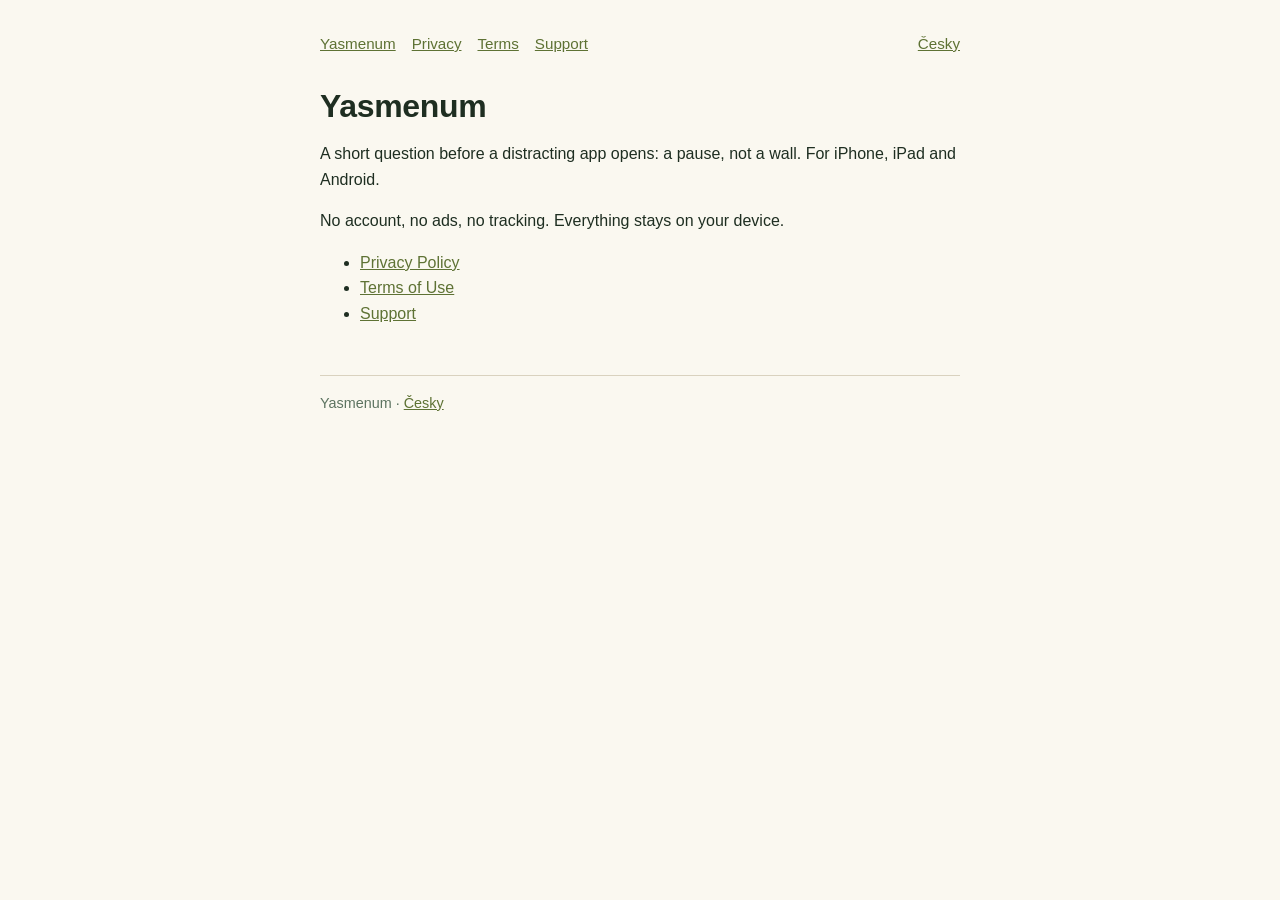
<file: index.html>
<!doctype html>
<html lang="en">
<head>
<meta charset="utf-8">
<meta name="viewport" content="width=device-width, initial-scale=1">
<title>Yasmenum</title>
<meta name="description" content="A short question before distracting apps. Private by design.">
<link rel="stylesheet" href="style.css">
<link rel="alternate" hreflang="cs" href="cs/index.html">
</head>
<body>
<main>
<header><nav>
  <a href="./">Yasmenum</a><a href="privacy.html">Privacy</a><a href="terms.html">Terms</a><a href="support.html">Support</a>
  <a class="lang" href="cs/index.html" hreflang="cs">Česky</a>
</nav></header>

<h1>Yasmenum</h1>
<p>A short question before a distracting app opens: a pause, not a wall. For iPhone, iPad and Android.</p>
<p>No account, no ads, no tracking. Everything stays on your device.</p>
<ul>
  <li><a href="privacy.html">Privacy Policy</a></li>
  <li><a href="terms.html">Terms of Use</a></li>
  <li><a href="support.html">Support</a></li>
</ul>

<footer>Yasmenum · <a href="cs/" hreflang="cs">Česky</a></footer>
</main>
</body>
</html>
</file>
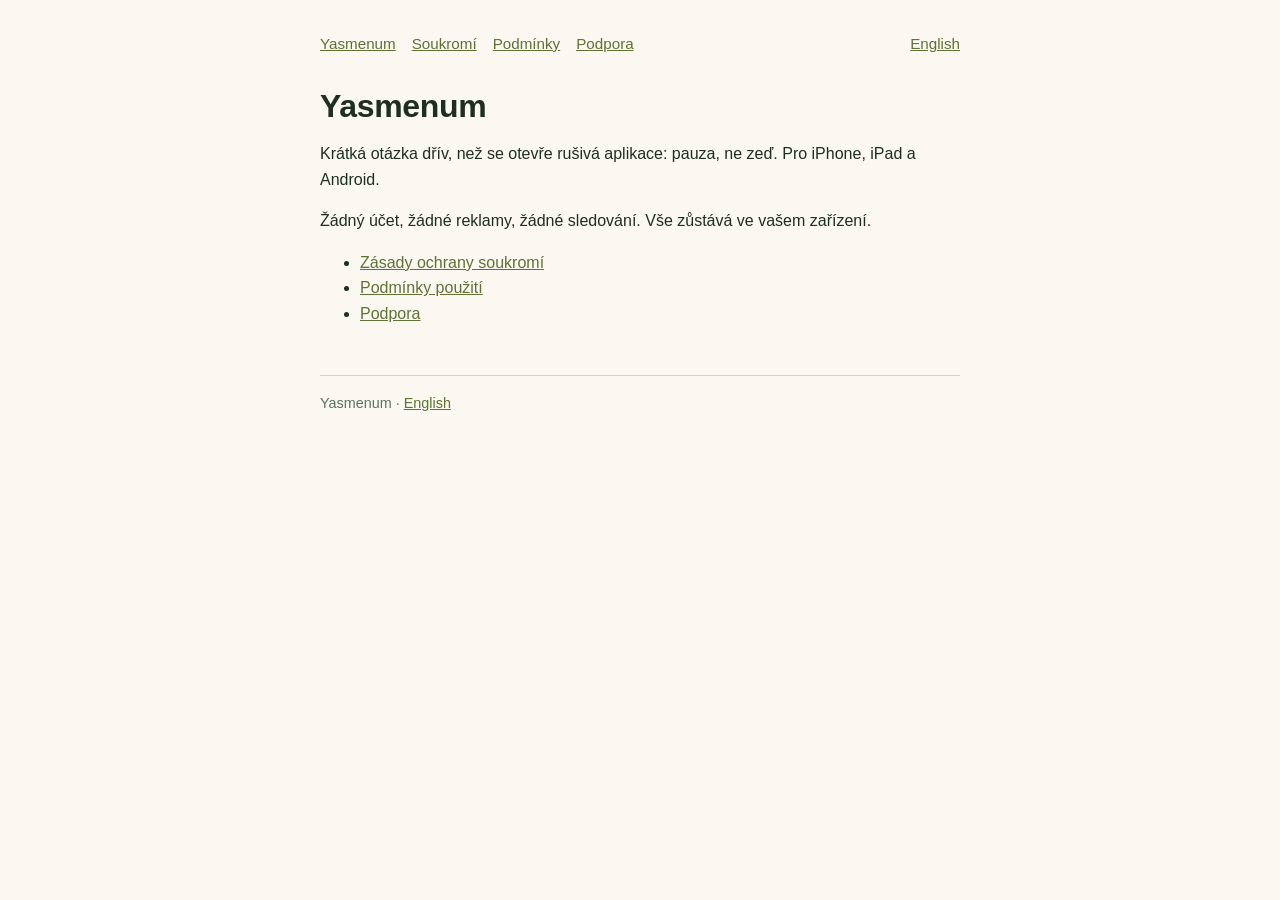
<file: cs/index.html>
<!doctype html>
<html lang="cs">
<head>
<meta charset="utf-8">
<meta name="viewport" content="width=device-width, initial-scale=1">
<title>Yasmenum</title>
<meta name="description" content="Krátká otázka před rušivými aplikacemi. Soukromí v základu.">
<link rel="stylesheet" href="../style.css">
<link rel="alternate" hreflang="en" href="../index.html">
</head>
<body>
<main>
<header><nav>
  <a href="./">Yasmenum</a><a href="privacy.html">Soukromí</a><a href="terms.html">Podmínky</a><a href="support.html">Podpora</a>
  <a class="lang" href="../index.html" hreflang="en">English</a>
</nav></header>

<h1>Yasmenum</h1>
<p>Krátká otázka dřív, než se otevře rušivá aplikace: pauza, ne zeď. Pro iPhone, iPad a Android.</p>
<p>Žádný účet, žádné reklamy, žádné sledování. Vše zůstává ve vašem zařízení.</p>
<ul>
  <li><a href="privacy.html">Zásady ochrany soukromí</a></li>
  <li><a href="terms.html">Podmínky použití</a></li>
  <li><a href="support.html">Podpora</a></li>
</ul>

<footer>Yasmenum · <a href="../" hreflang="en">English</a></footer>
</main>
</body>
</html>
</file>
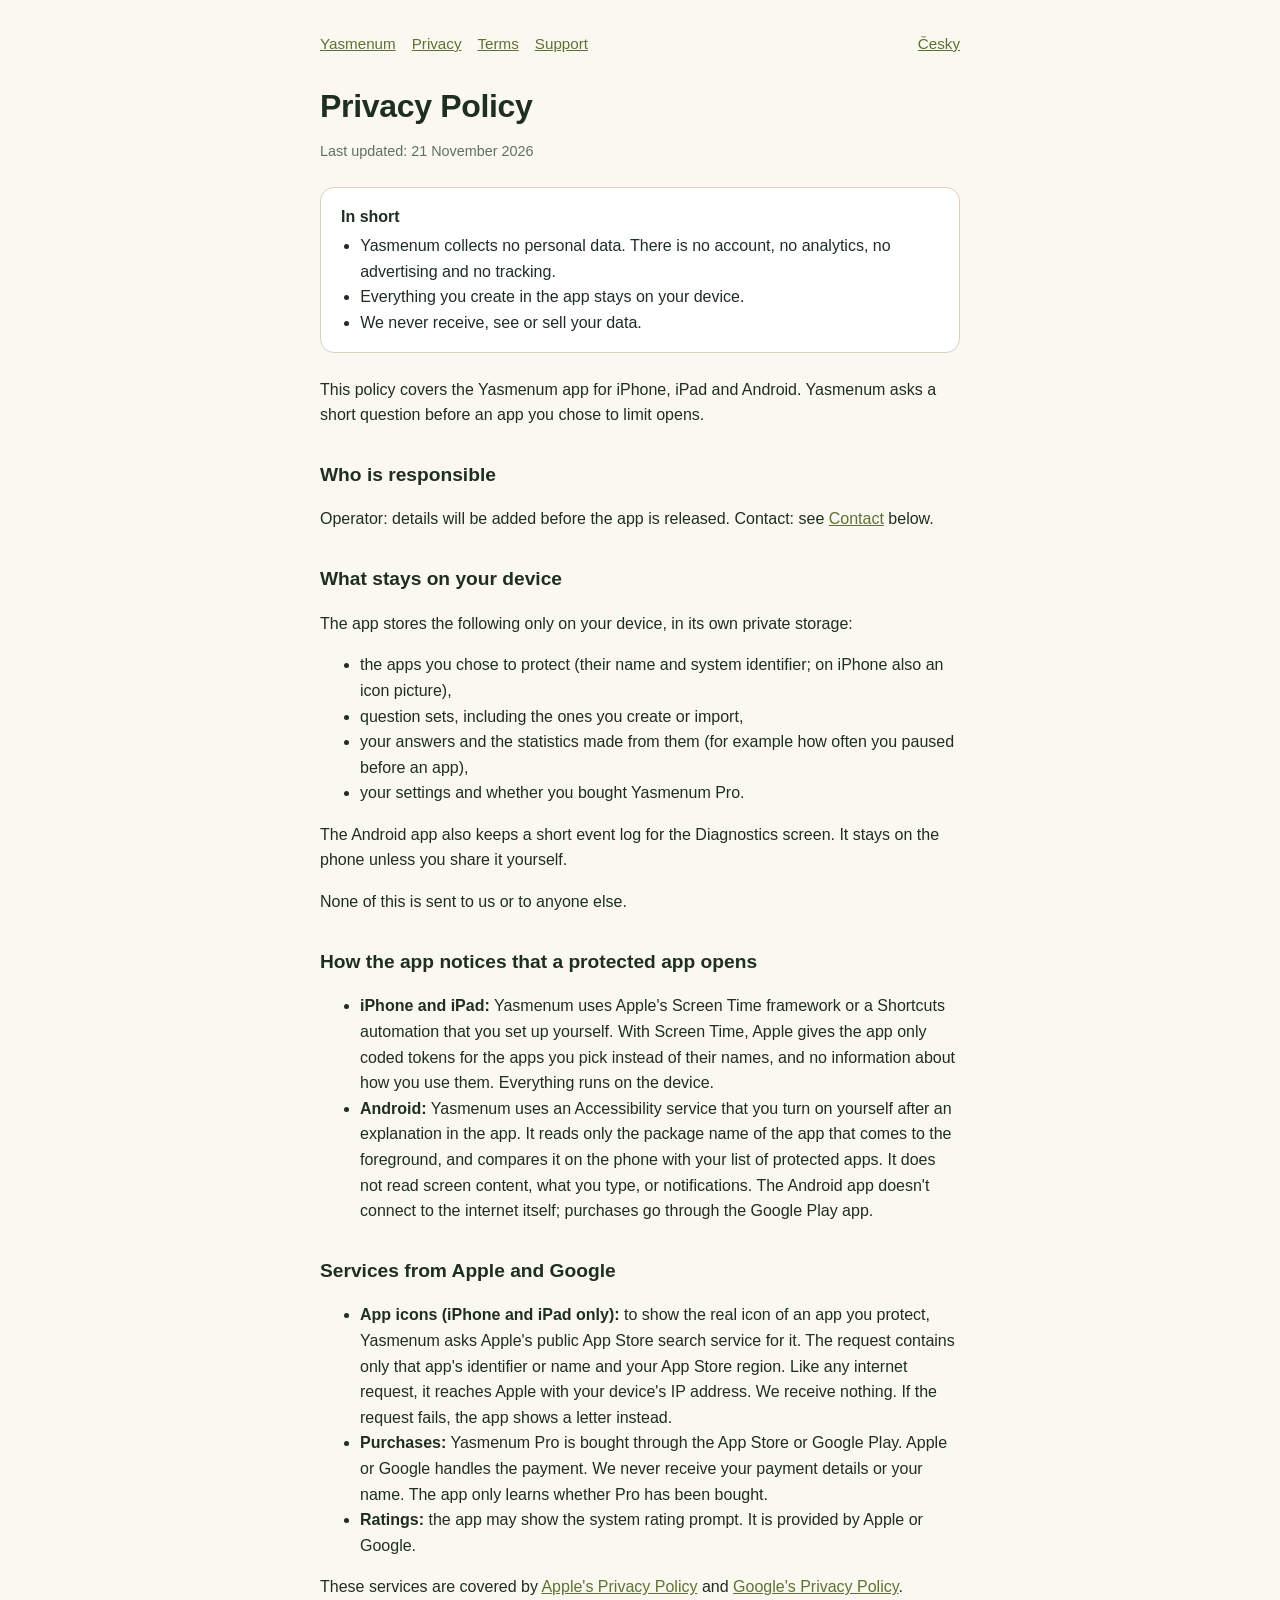
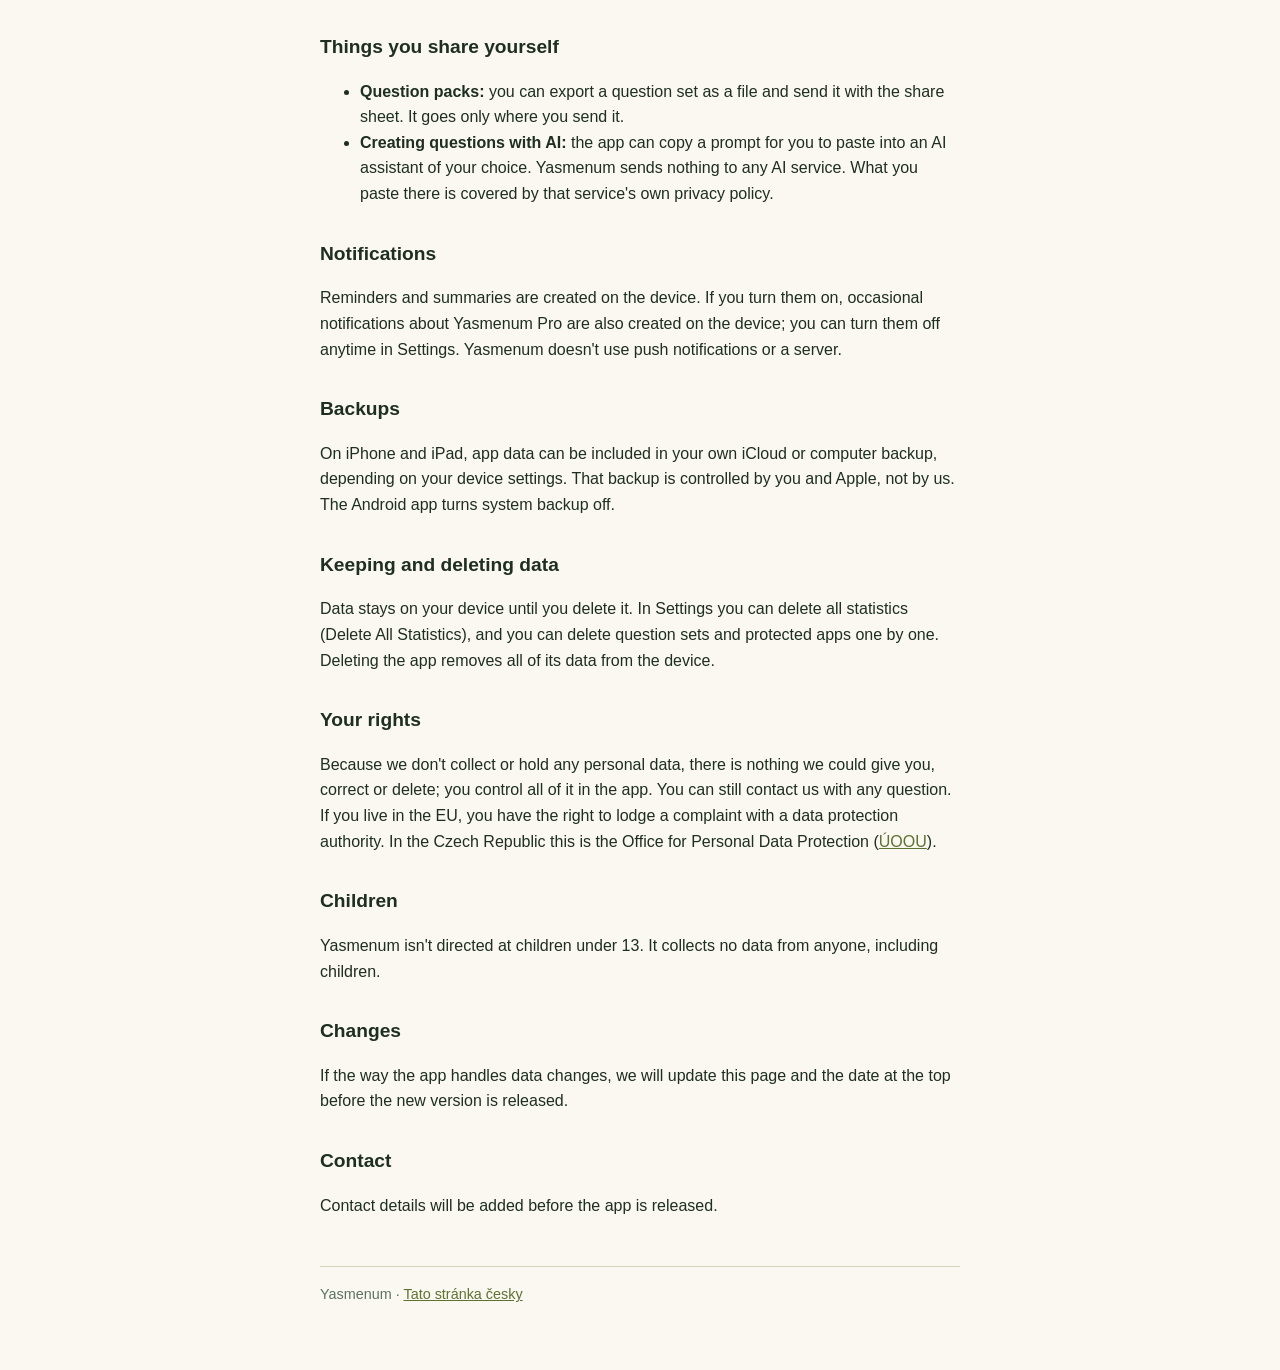
<file: privacy.html>
<!doctype html>
<html lang="en">
<head>
<meta charset="utf-8">
<meta name="viewport" content="width=device-width, initial-scale=1">
<title>Yasmenum Privacy Policy</title>
<meta name="description" content="Yasmenum collects no personal data. Everything stays on your device.">
<link rel="stylesheet" href="style.css">
<link rel="alternate" hreflang="cs" href="cs/privacy.html">
</head>
<body>
<main>
<header><nav>
  <a href="./">Yasmenum</a><a href="privacy.html">Privacy</a><a href="terms.html">Terms</a><a href="support.html">Support</a>
  <a class="lang" href="cs/privacy.html" hreflang="cs">Česky</a>
</nav></header>

<h1>Privacy Policy</h1>
<p class="updated">Last updated: 21 November 2026</p>

<div class="summary">
  <strong>In short</strong>
  <ul>
    <li>Yasmenum collects no personal data. There is no account, no analytics, no advertising and no tracking.</li>
    <li>Everything you create in the app stays on your device.</li>
    <li>We never receive, see or sell your data.</li>
  </ul>
</div>

<p>This policy covers the Yasmenum app for iPhone, iPad and Android. Yasmenum asks a short question before an app you chose to limit opens.</p>

<h2>Who is responsible</h2>
<p><!-- TODO(s.r.o.): name, registered office, IČO, registry entry -->Operator: details will be added before the app is released. Contact: see <a href="#contact">Contact</a> below.</p>

<h2>What stays on your device</h2>
<p>The app stores the following only on your device, in its own private storage:</p>
<ul>
  <li>the apps you chose to protect (their name and system identifier; on iPhone also an icon picture),</li>
  <li>question sets, including the ones you create or import,</li>
  <li>your answers and the statistics made from them (for example how often you paused before an app),</li>
  <li>your settings and whether you bought Yasmenum Pro.</li>
</ul>
<p>The Android app also keeps a short event log for the Diagnostics screen. It stays on the phone unless you share it yourself.</p>
<p>None of this is sent to us or to anyone else.</p>

<h2>How the app notices that a protected app opens</h2>
<ul>
  <li><strong>iPhone and iPad:</strong> Yasmenum uses Apple's Screen Time framework or a Shortcuts automation that you set up yourself. With Screen Time, Apple gives the app only coded tokens for the apps you pick instead of their names, and no information about how you use them. Everything runs on the device.</li>
  <li><strong>Android:</strong> Yasmenum uses an Accessibility service that you turn on yourself after an explanation in the app. It reads only the package name of the app that comes to the foreground, and compares it on the phone with your list of protected apps. It does not read screen content, what you type, or notifications. The Android app doesn't connect to the internet itself; purchases go through the Google Play app.</li>
</ul>

<h2>Services from Apple and Google</h2>
<ul>
  <li><strong>App icons (iPhone and iPad only):</strong> to show the real icon of an app you protect, Yasmenum asks Apple's public App Store search service for it. The request contains only that app's identifier or name and your App Store region. Like any internet request, it reaches Apple with your device's IP address. We receive nothing. If the request fails, the app shows a letter instead.</li>
  <li><strong>Purchases:</strong> Yasmenum Pro is bought through the App Store or Google Play. Apple or Google handles the payment. We never receive your payment details or your name. The app only learns whether Pro has been bought.</li>
  <li><strong>Ratings:</strong> the app may show the system rating prompt. It is provided by Apple or Google.</li>
</ul>
<p>These services are covered by <a href="https://www.apple.com/legal/privacy/">Apple's Privacy Policy</a> and <a href="https://policies.google.com/privacy">Google's Privacy Policy</a>.</p>

<h2>Things you share yourself</h2>
<ul>
  <li><strong>Question packs:</strong> you can export a question set as a file and send it with the share sheet. It goes only where you send it.</li>
  <li><strong>Creating questions with AI:</strong> the app can copy a prompt for you to paste into an AI assistant of your choice. Yasmenum sends nothing to any AI service. What you paste there is covered by that service's own privacy policy.</li>
</ul>

<h2>Notifications</h2>
<p>Reminders and summaries are created on the device. If you turn them on, occasional notifications about Yasmenum Pro are also created on the device; you can turn them off anytime in Settings. Yasmenum doesn't use push notifications or a server.</p>

<h2>Backups</h2>
<p>On iPhone and iPad, app data can be included in your own iCloud or computer backup, depending on your device settings. That backup is controlled by you and Apple, not by us. The Android app turns system backup off.</p>

<h2>Keeping and deleting data</h2>
<p>Data stays on your device until you delete it. In Settings you can delete all statistics (Delete All Statistics), and you can delete question sets and protected apps one by one. Deleting the app removes all of its data from the device.</p>

<h2>Your rights</h2>
<p>Because we don't collect or hold any personal data, there is nothing we could give you, correct or delete; you control all of it in the app. You can still contact us with any question. If you live in the EU, you have the right to lodge a complaint with a data protection authority. In the Czech Republic this is the Office for Personal Data Protection (<a href="https://uoou.gov.cz/en">ÚOOU</a>).</p>

<h2>Children</h2>
<p>Yasmenum isn't directed at children under 13. It collects no data from anyone, including children.</p>

<h2>Changes</h2>
<p>If the way the app handles data changes, we will update this page and the date at the top before the new version is released.</p>

<h2 id="contact">Contact</h2>
<p><!-- TODO(s.r.o.): support e-mail -->Contact details will be added before the app is released.</p>

<footer>Yasmenum · <a href="cs/privacy.html" hreflang="cs">Tato stránka česky</a></footer>
</main>
</body>
</html>
</file>
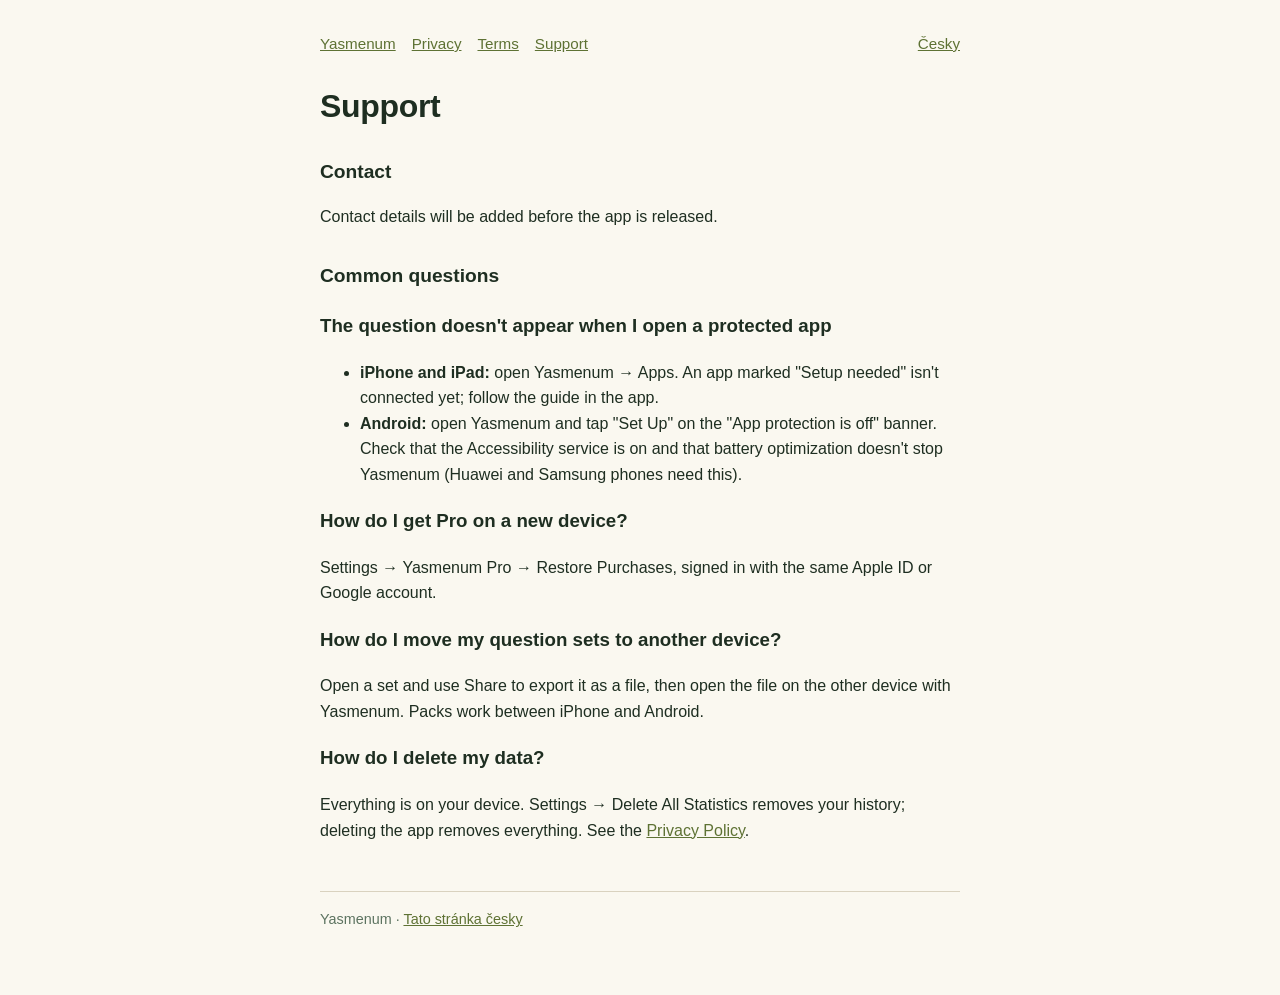
<file: support.html>
<!doctype html>
<html lang="en">
<head>
<meta charset="utf-8">
<meta name="viewport" content="width=device-width, initial-scale=1">
<title>Yasmenum Support</title>
<meta name="description" content="Help and contact for the Yasmenum app.">
<link rel="stylesheet" href="style.css">
<link rel="alternate" hreflang="cs" href="cs/support.html">
</head>
<body>
<main>
<header><nav>
  <a href="./">Yasmenum</a><a href="privacy.html">Privacy</a><a href="terms.html">Terms</a><a href="support.html">Support</a>
  <a class="lang" href="cs/support.html" hreflang="cs">Česky</a>
</nav></header>

<h1>Support</h1>

<h2>Contact</h2>
<p><!-- TODO(s.r.o.): support e-mail -->Contact details will be added before the app is released.</p>

<h2>Common questions</h2>
<h3>The question doesn't appear when I open a protected app</h3>
<ul>
  <li><strong>iPhone and iPad:</strong> open Yasmenum → Apps. An app marked "Setup needed" isn't connected yet; follow the guide in the app.</li>
  <li><strong>Android:</strong> open Yasmenum and tap "Set Up" on the "App protection is off" banner. Check that the Accessibility service is on and that battery optimization doesn't stop Yasmenum (Huawei and Samsung phones need this).</li>
</ul>
<h3>How do I get Pro on a new device?</h3>
<p>Settings → Yasmenum Pro → Restore Purchases, signed in with the same Apple ID or Google account.</p>
<h3>How do I move my question sets to another device?</h3>
<p>Open a set and use Share to export it as a file, then open the file on the other device with Yasmenum. Packs work between iPhone and Android.</p>
<h3>How do I delete my data?</h3>
<p>Everything is on your device. Settings → Delete All Statistics removes your history; deleting the app removes everything. See the <a href="privacy.html">Privacy Policy</a>.</p>

<footer>Yasmenum · <a href="cs/support.html" hreflang="cs">Tato stránka česky</a></footer>
</main>
</body>
</html>
</file>
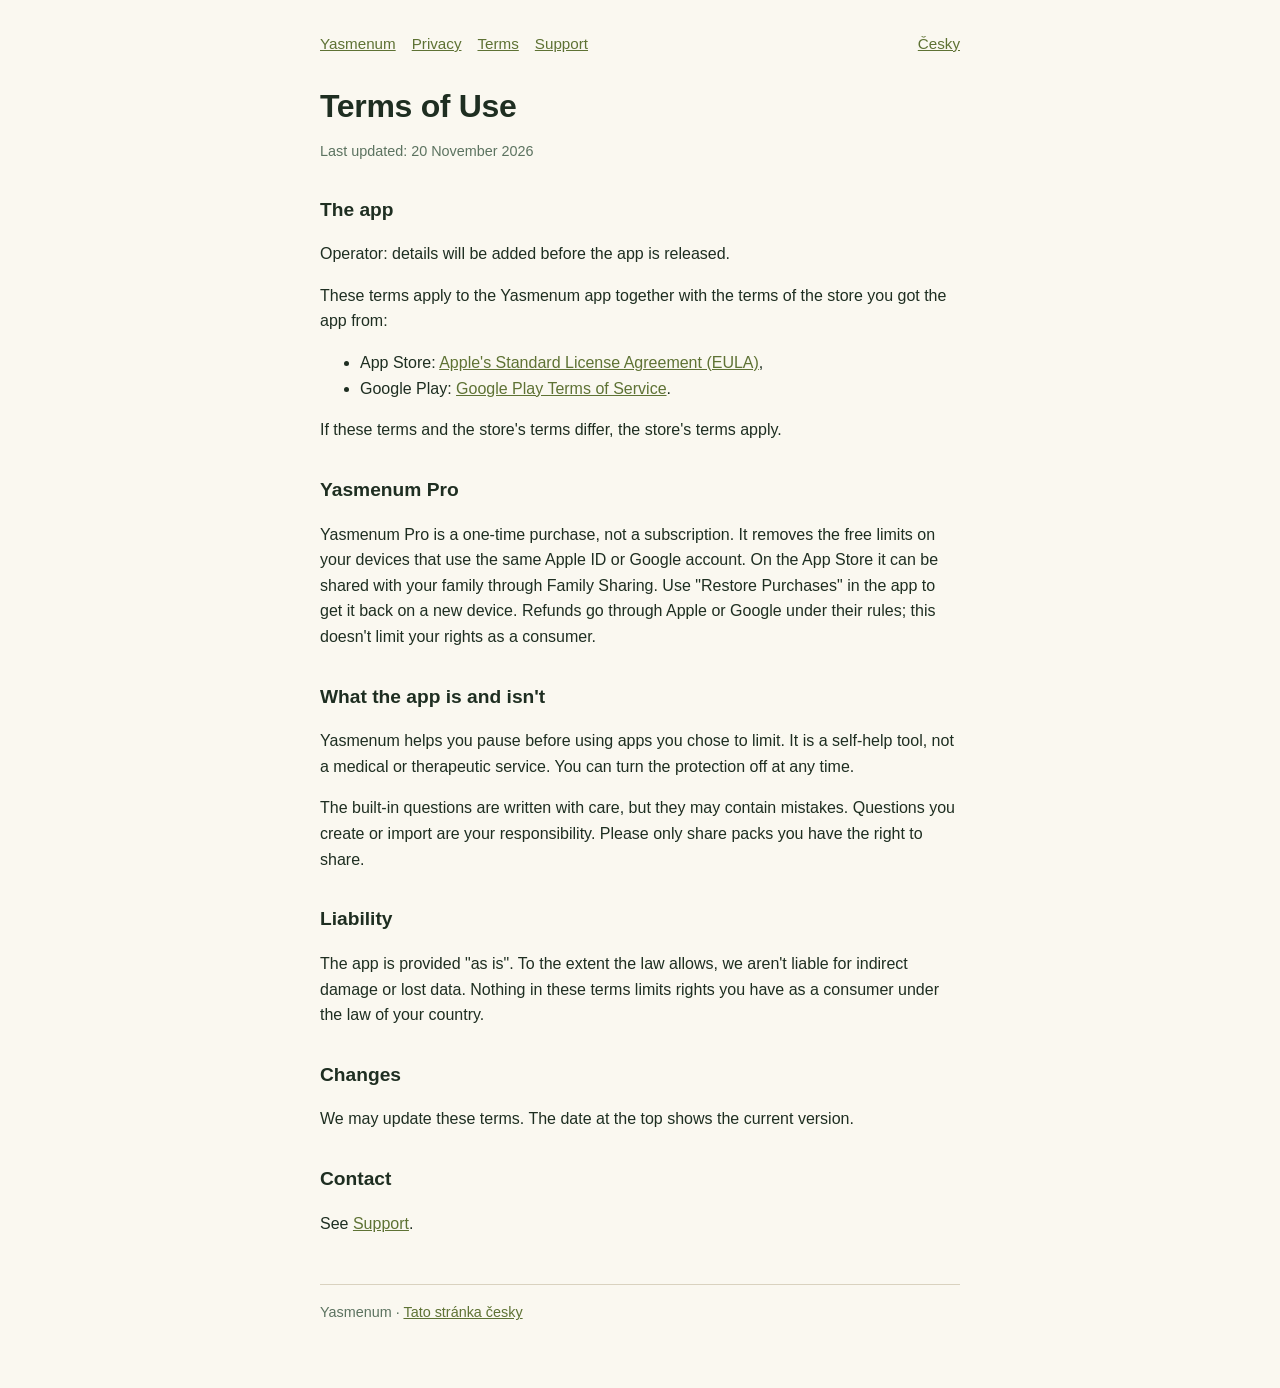
<file: terms.html>
<!doctype html>
<html lang="en">
<head>
<meta charset="utf-8">
<meta name="viewport" content="width=device-width, initial-scale=1">
<title>Yasmenum Terms of Use</title>
<meta name="description" content="Terms of use for the Yasmenum app.">
<link rel="stylesheet" href="style.css">
<link rel="alternate" hreflang="cs" href="cs/terms.html">
</head>
<body>
<main>
<header><nav>
  <a href="./">Yasmenum</a><a href="privacy.html">Privacy</a><a href="terms.html">Terms</a><a href="support.html">Support</a>
  <a class="lang" href="cs/terms.html" hreflang="cs">Česky</a>
</nav></header>

<h1>Terms of Use</h1>
<p class="updated">Last updated: 20 November 2026</p>

<h2>The app</h2>
<p><!-- TODO(s.r.o.): name, registered office, IČO, registry entry -->Operator: details will be added before the app is released.</p>
<p>These terms apply to the Yasmenum app together with the terms of the store you got the app from:</p>
<ul>
  <li>App Store: <a href="https://www.apple.com/legal/internet-services/itunes/dev/stdeula/">Apple's Standard License Agreement (EULA)</a>,</li>
  <li>Google Play: <a href="https://play.google.com/about/play-terms/">Google Play Terms of Service</a>.</li>
</ul>
<p>If these terms and the store's terms differ, the store's terms apply.</p>

<h2>Yasmenum Pro</h2>
<p>Yasmenum Pro is a one-time purchase, not a subscription. It removes the free limits on your devices that use the same Apple ID or Google account. On the App Store it can be shared with your family through Family Sharing. Use "Restore Purchases" in the app to get it back on a new device. Refunds go through Apple or Google under their rules; this doesn't limit your rights as a consumer.</p>

<h2>What the app is and isn't</h2>
<p>Yasmenum helps you pause before using apps you chose to limit. It is a self-help tool, not a medical or therapeutic service. You can turn the protection off at any time.</p>
<p>The built-in questions are written with care, but they may contain mistakes. Questions you create or import are your responsibility. Please only share packs you have the right to share.</p>

<h2>Liability</h2>
<p>The app is provided "as is". To the extent the law allows, we aren't liable for indirect damage or lost data. Nothing in these terms limits rights you have as a consumer under the law of your country.</p>

<h2>Changes</h2>
<p>We may update these terms. The date at the top shows the current version.</p>

<h2>Contact</h2>
<p>See <a href="support.html">Support</a>.</p>

<footer>Yasmenum · <a href="cs/terms.html" hreflang="cs">Tato stránka česky</a></footer>
</main>
</body>
</html>
</file>
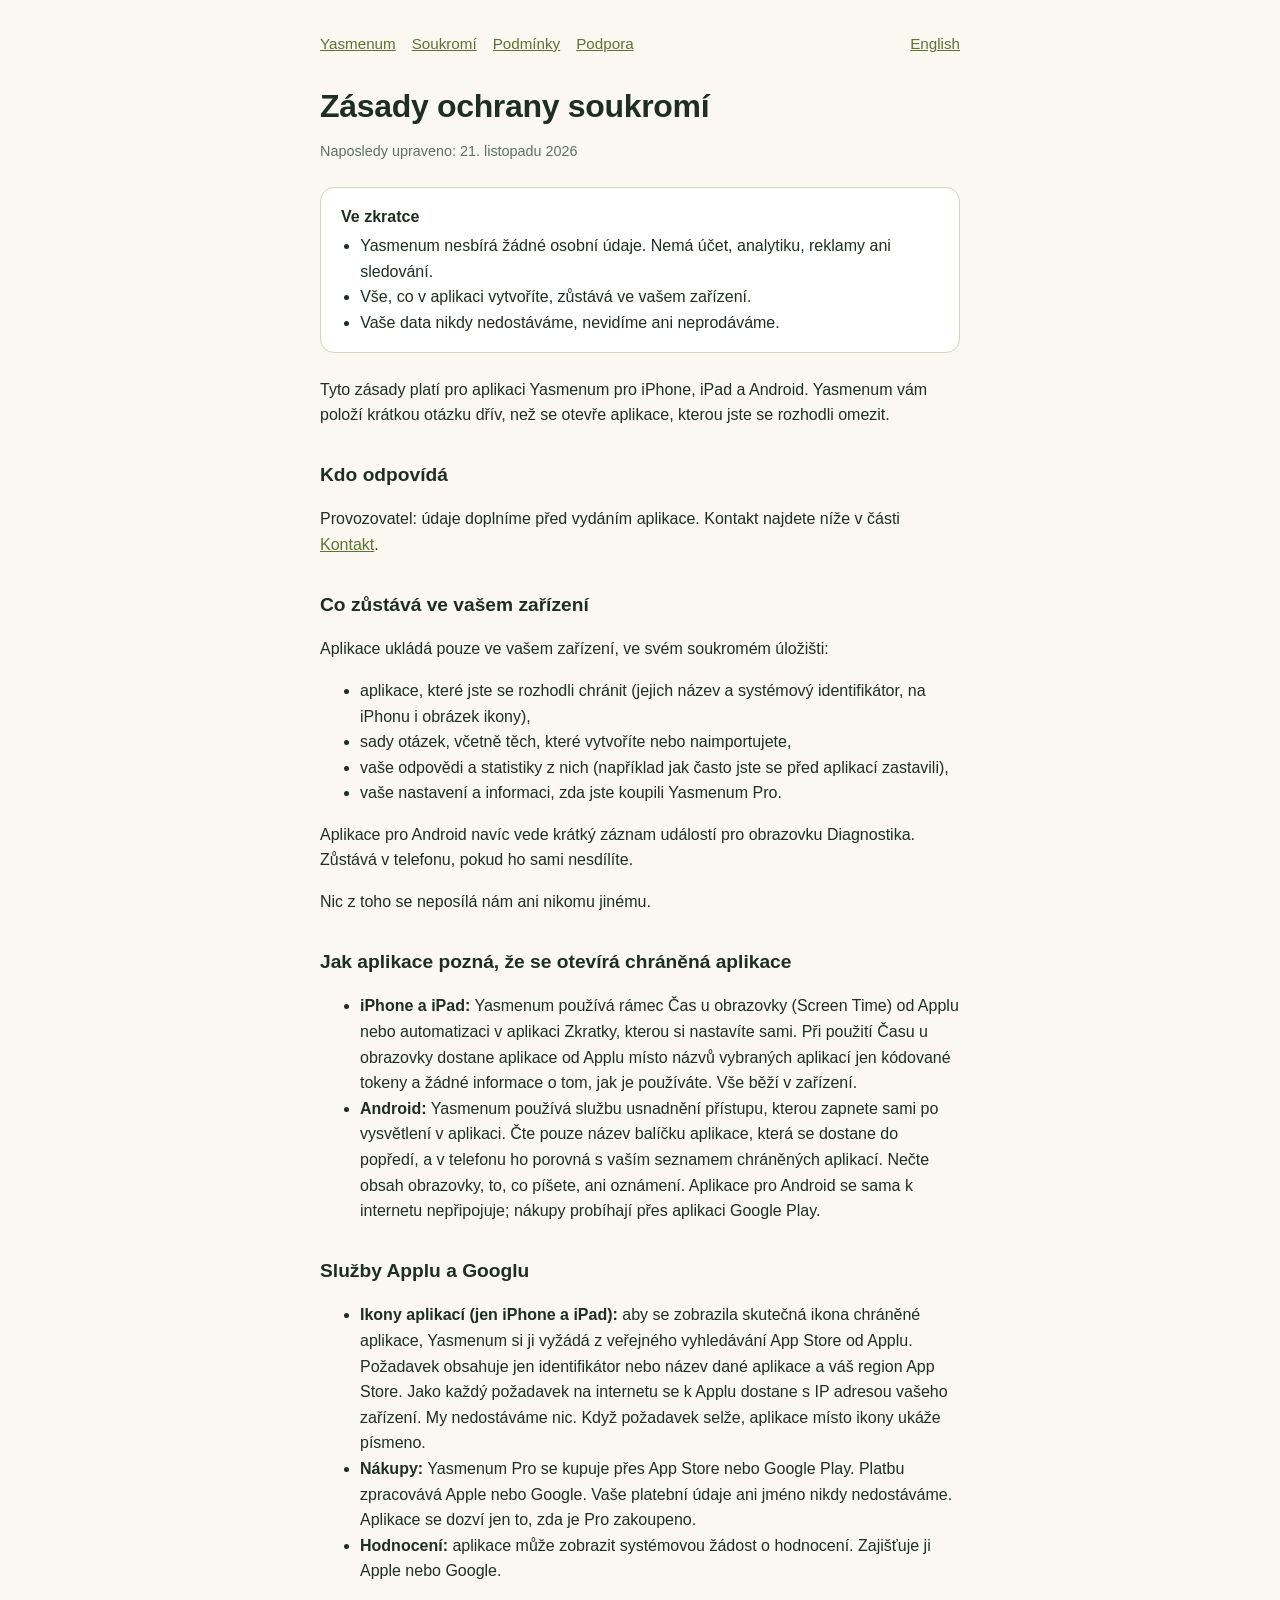
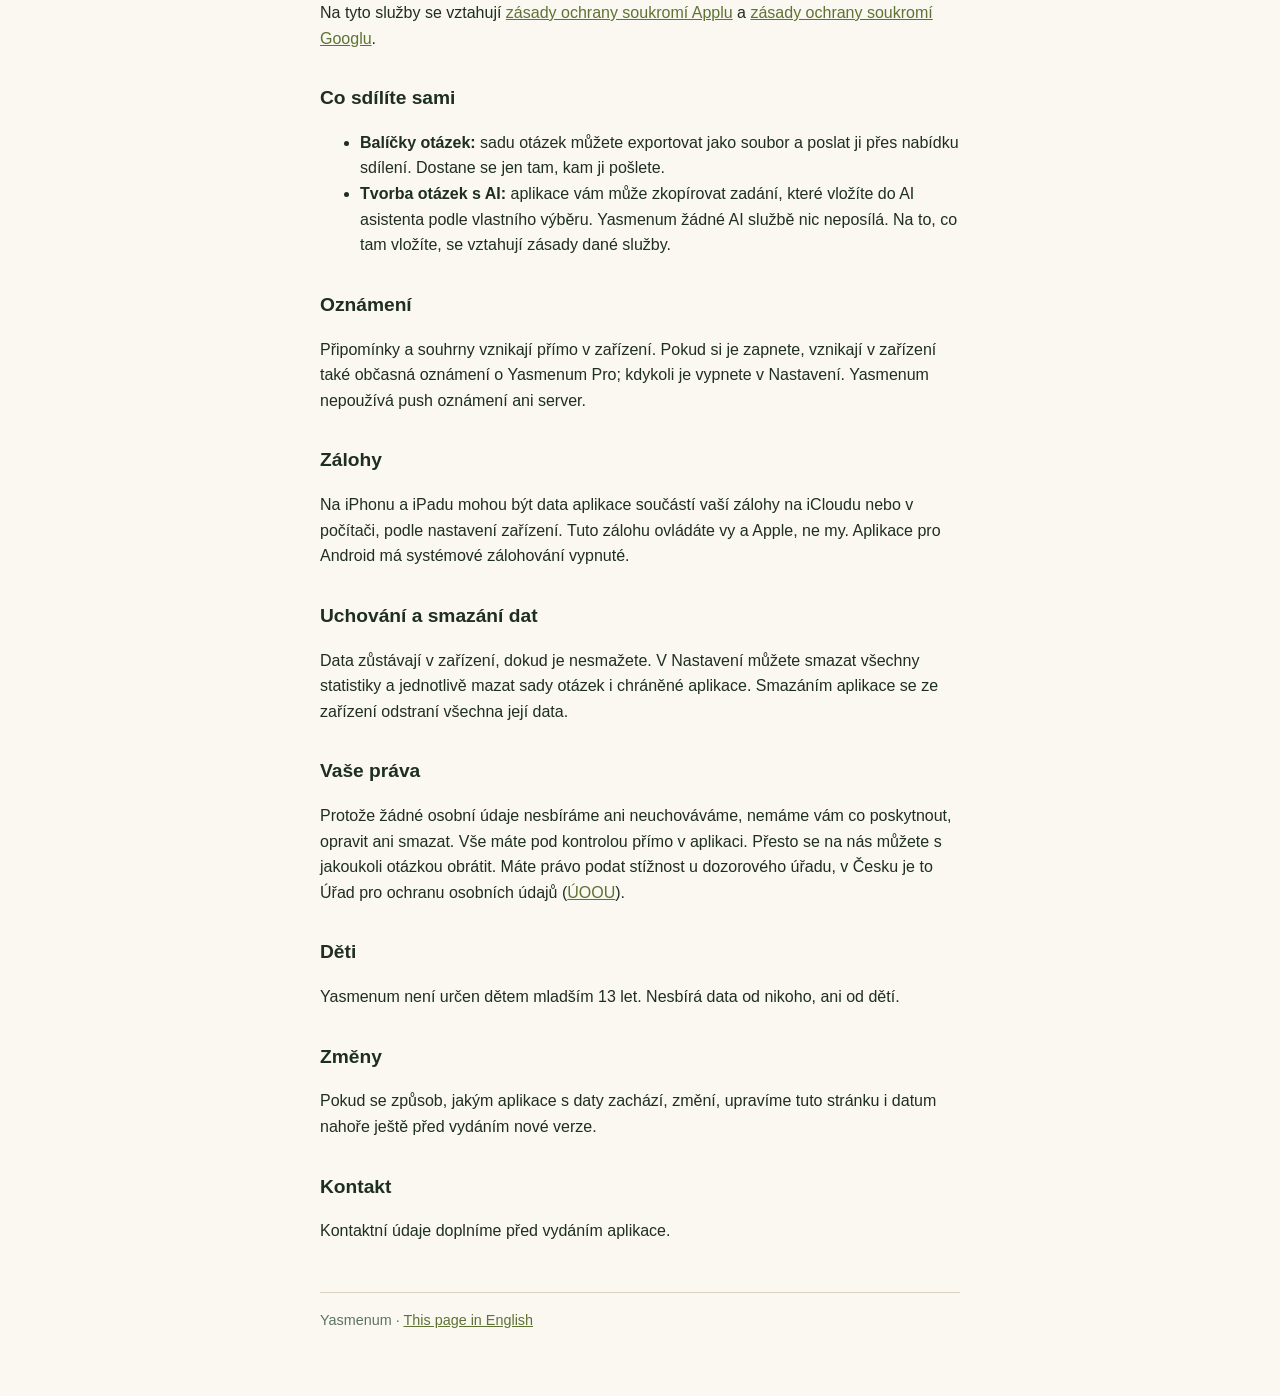
<file: cs/privacy.html>
<!doctype html>
<html lang="cs">
<head>
<meta charset="utf-8">
<meta name="viewport" content="width=device-width, initial-scale=1">
<title>Yasmenum – zásady ochrany soukromí</title>
<meta name="description" content="Yasmenum nesbírá žádné osobní údaje. Vše zůstává ve vašem zařízení.">
<link rel="stylesheet" href="../style.css">
<link rel="alternate" hreflang="en" href="../privacy.html">
</head>
<body>
<main>
<header><nav>
  <a href="./">Yasmenum</a><a href="privacy.html">Soukromí</a><a href="terms.html">Podmínky</a><a href="support.html">Podpora</a>
  <a class="lang" href="../privacy.html" hreflang="en">English</a>
</nav></header>

<h1>Zásady ochrany soukromí</h1>
<p class="updated">Naposledy upraveno: 21. listopadu 2026</p>

<div class="summary">
  <strong>Ve zkratce</strong>
  <ul>
    <li>Yasmenum nesbírá žádné osobní údaje. Nemá účet, analytiku, reklamy ani sledování.</li>
    <li>Vše, co v aplikaci vytvoříte, zůstává ve vašem zařízení.</li>
    <li>Vaše data nikdy nedostáváme, nevidíme ani neprodáváme.</li>
  </ul>
</div>

<p>Tyto zásady platí pro aplikaci Yasmenum pro iPhone, iPad a Android. Yasmenum vám položí krátkou otázku dřív, než se otevře aplikace, kterou jste se rozhodli omezit.</p>

<h2>Kdo odpovídá</h2>
<p><!-- TODO(s.r.o.): název, sídlo, IČO, zápis v rejstříku -->Provozovatel: údaje doplníme před vydáním aplikace. Kontakt najdete níže v části <a href="#kontakt">Kontakt</a>.</p>

<h2>Co zůstává ve vašem zařízení</h2>
<p>Aplikace ukládá pouze ve vašem zařízení, ve svém soukromém úložišti:</p>
<ul>
  <li>aplikace, které jste se rozhodli chránit (jejich název a systémový identifikátor, na iPhonu i obrázek ikony),</li>
  <li>sady otázek, včetně těch, které vytvoříte nebo naimportujete,</li>
  <li>vaše odpovědi a statistiky z nich (například jak často jste se před aplikací zastavili),</li>
  <li>vaše nastavení a informaci, zda jste koupili Yasmenum Pro.</li>
</ul>
<p>Aplikace pro Android navíc vede krátký záznam událostí pro obrazovku Diagnostika. Zůstává v telefonu, pokud ho sami nesdílíte.</p>
<p>Nic z toho se neposílá nám ani nikomu jinému.</p>

<h2>Jak aplikace pozná, že se otevírá chráněná aplikace</h2>
<ul>
  <li><strong>iPhone a iPad:</strong> Yasmenum používá rámec Čas u obrazovky (Screen Time) od Applu nebo automatizaci v aplikaci Zkratky, kterou si nastavíte sami. Při použití Času u obrazovky dostane aplikace od Applu místo názvů vybraných aplikací jen kódované tokeny a žádné informace o tom, jak je používáte. Vše běží v zařízení.</li>
  <li><strong>Android:</strong> Yasmenum používá službu usnadnění přístupu, kterou zapnete sami po vysvětlení v aplikaci. Čte pouze název balíčku aplikace, která se dostane do popředí, a v telefonu ho porovná s vaším seznamem chráněných aplikací. Nečte obsah obrazovky, to, co píšete, ani oznámení. Aplikace pro Android se sama k internetu nepřipojuje; nákupy probíhají přes aplikaci Google Play.</li>
</ul>

<h2>Služby Applu a Googlu</h2>
<ul>
  <li><strong>Ikony aplikací (jen iPhone a iPad):</strong> aby se zobrazila skutečná ikona chráněné aplikace, Yasmenum si ji vyžádá z veřejného vyhledávání App Store od Applu. Požadavek obsahuje jen identifikátor nebo název dané aplikace a váš region App Store. Jako každý požadavek na internetu se k Applu dostane s IP adresou vašeho zařízení. My nedostáváme nic. Když požadavek selže, aplikace místo ikony ukáže písmeno.</li>
  <li><strong>Nákupy:</strong> Yasmenum Pro se kupuje přes App Store nebo Google Play. Platbu zpracovává Apple nebo Google. Vaše platební údaje ani jméno nikdy nedostáváme. Aplikace se dozví jen to, zda je Pro zakoupeno.</li>
  <li><strong>Hodnocení:</strong> aplikace může zobrazit systémovou žádost o hodnocení. Zajišťuje ji Apple nebo Google.</li>
</ul>
<p>Na tyto služby se vztahují <a href="https://www.apple.com/cz/legal/privacy/">zásady ochrany soukromí Applu</a> a <a href="https://policies.google.com/privacy?hl=cs">zásady ochrany soukromí Googlu</a>.</p>

<h2>Co sdílíte sami</h2>
<ul>
  <li><strong>Balíčky otázek:</strong> sadu otázek můžete exportovat jako soubor a poslat ji přes nabídku sdílení. Dostane se jen tam, kam ji pošlete.</li>
  <li><strong>Tvorba otázek s AI:</strong> aplikace vám může zkopírovat zadání, které vložíte do AI asistenta podle vlastního výběru. Yasmenum žádné AI službě nic neposílá. Na to, co tam vložíte, se vztahují zásady dané služby.</li>
</ul>

<h2>Oznámení</h2>
<p>Připomínky a souhrny vznikají přímo v zařízení. Pokud si je zapnete, vznikají v zařízení také občasná oznámení o Yasmenum Pro; kdykoli je vypnete v Nastavení. Yasmenum nepoužívá push oznámení ani server.</p>

<h2>Zálohy</h2>
<p>Na iPhonu a iPadu mohou být data aplikace součástí vaší zálohy na iCloudu nebo v počítači, podle nastavení zařízení. Tuto zálohu ovládáte vy a Apple, ne my. Aplikace pro Android má systémové zálohování vypnuté.</p>

<h2>Uchování a smazání dat</h2>
<p>Data zůstávají v zařízení, dokud je nesmažete. V Nastavení můžete smazat všechny statistiky a jednotlivě mazat sady otázek i chráněné aplikace. Smazáním aplikace se ze zařízení odstraní všechna její data.</p>

<h2>Vaše práva</h2>
<p>Protože žádné osobní údaje nesbíráme ani neuchováváme, nemáme vám co poskytnout, opravit ani smazat. Vše máte pod kontrolou přímo v aplikaci. Přesto se na nás můžete s jakoukoli otázkou obrátit. Máte právo podat stížnost u dozorového úřadu, v Česku je to Úřad pro ochranu osobních údajů (<a href="https://uoou.gov.cz">ÚOOU</a>).</p>

<h2>Děti</h2>
<p>Yasmenum není určen dětem mladším 13 let. Nesbírá data od nikoho, ani od dětí.</p>

<h2>Změny</h2>
<p>Pokud se způsob, jakým aplikace s daty zachází, změní, upravíme tuto stránku i datum nahoře ještě před vydáním nové verze.</p>

<h2 id="kontakt">Kontakt</h2>
<p><!-- TODO(s.r.o.): e-mail podpory -->Kontaktní údaje doplníme před vydáním aplikace.</p>

<footer>Yasmenum · <a href="../privacy.html" hreflang="en">This page in English</a></footer>
</main>
</body>
</html>
</file>
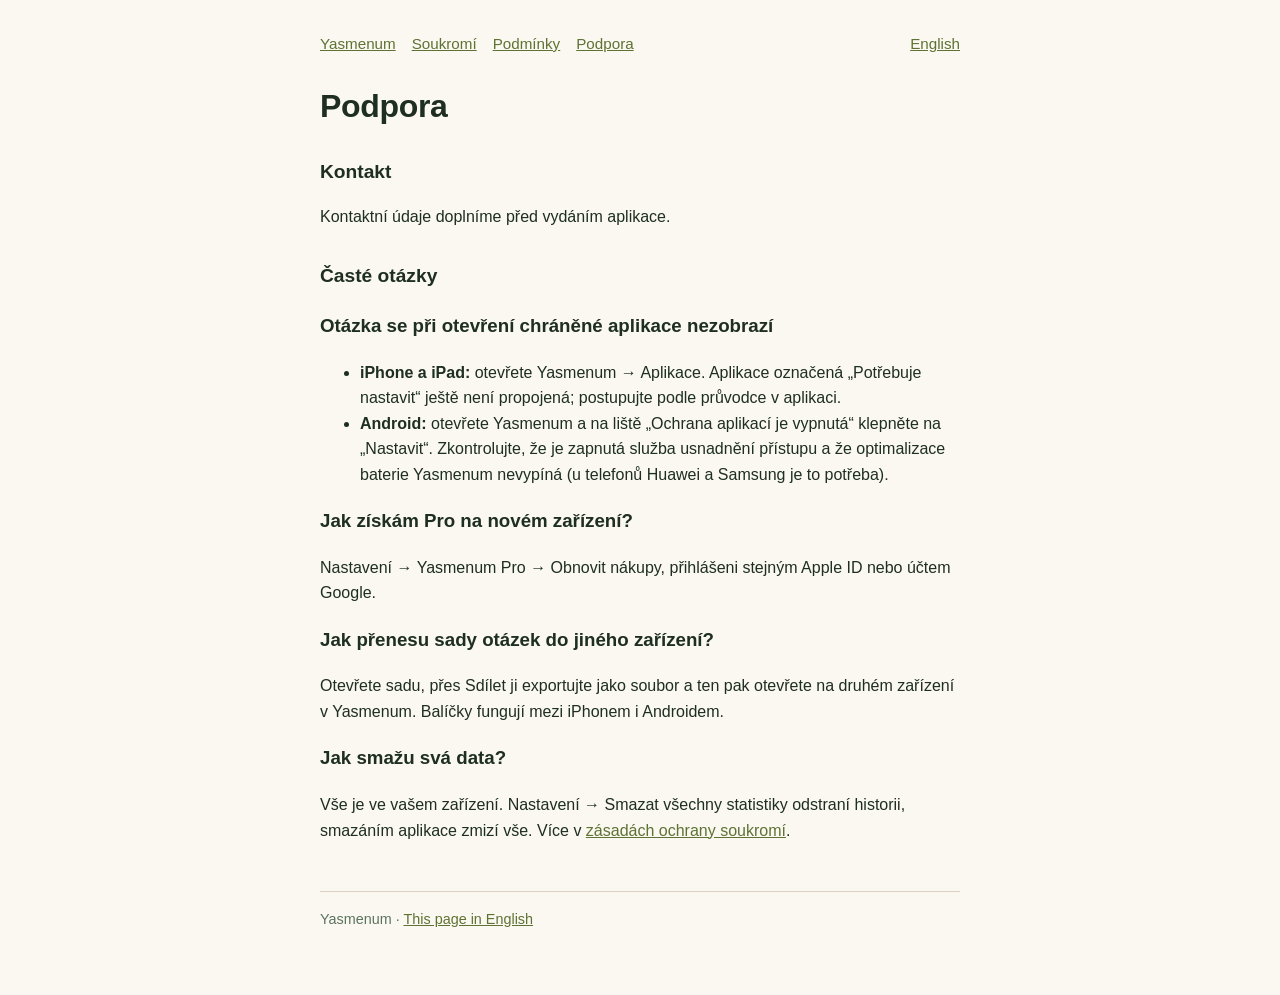
<file: cs/support.html>
<!doctype html>
<html lang="cs">
<head>
<meta charset="utf-8">
<meta name="viewport" content="width=device-width, initial-scale=1">
<title>Yasmenum – podpora</title>
<meta name="description" content="Nápověda a kontakt pro aplikaci Yasmenum.">
<link rel="stylesheet" href="../style.css">
<link rel="alternate" hreflang="en" href="../support.html">
</head>
<body>
<main>
<header><nav>
  <a href="./">Yasmenum</a><a href="privacy.html">Soukromí</a><a href="terms.html">Podmínky</a><a href="support.html">Podpora</a>
  <a class="lang" href="../support.html" hreflang="en">English</a>
</nav></header>

<h1>Podpora</h1>

<h2>Kontakt</h2>
<p><!-- TODO(s.r.o.): e-mail podpory -->Kontaktní údaje doplníme před vydáním aplikace.</p>

<h2>Časté otázky</h2>
<h3>Otázka se při otevření chráněné aplikace nezobrazí</h3>
<ul>
  <li><strong>iPhone a iPad:</strong> otevřete Yasmenum → Aplikace. Aplikace označená „Potřebuje nastavit“ ještě není propojená; postupujte podle průvodce v aplikaci.</li>
  <li><strong>Android:</strong> otevřete Yasmenum a na liště „Ochrana aplikací je vypnutá“ klepněte na „Nastavit“. Zkontrolujte, že je zapnutá služba usnadnění přístupu a že optimalizace baterie Yasmenum nevypíná (u telefonů Huawei a Samsung je to potřeba).</li>
</ul>
<h3>Jak získám Pro na novém zařízení?</h3>
<p>Nastavení → Yasmenum Pro → Obnovit nákupy, přihlášeni stejným Apple ID nebo účtem Google.</p>
<h3>Jak přenesu sady otázek do jiného zařízení?</h3>
<p>Otevřete sadu, přes Sdílet ji exportujte jako soubor a ten pak otevřete na druhém zařízení v Yasmenum. Balíčky fungují mezi iPhonem i Androidem.</p>
<h3>Jak smažu svá data?</h3>
<p>Vše je ve vašem zařízení. Nastavení → Smazat všechny statistiky odstraní historii, smazáním aplikace zmizí vše. Více v <a href="privacy.html">zásadách ochrany soukromí</a>.</p>

<footer>Yasmenum · <a href="../support.html" hreflang="en">This page in English</a></footer>
</main>
</body>
</html>
</file>
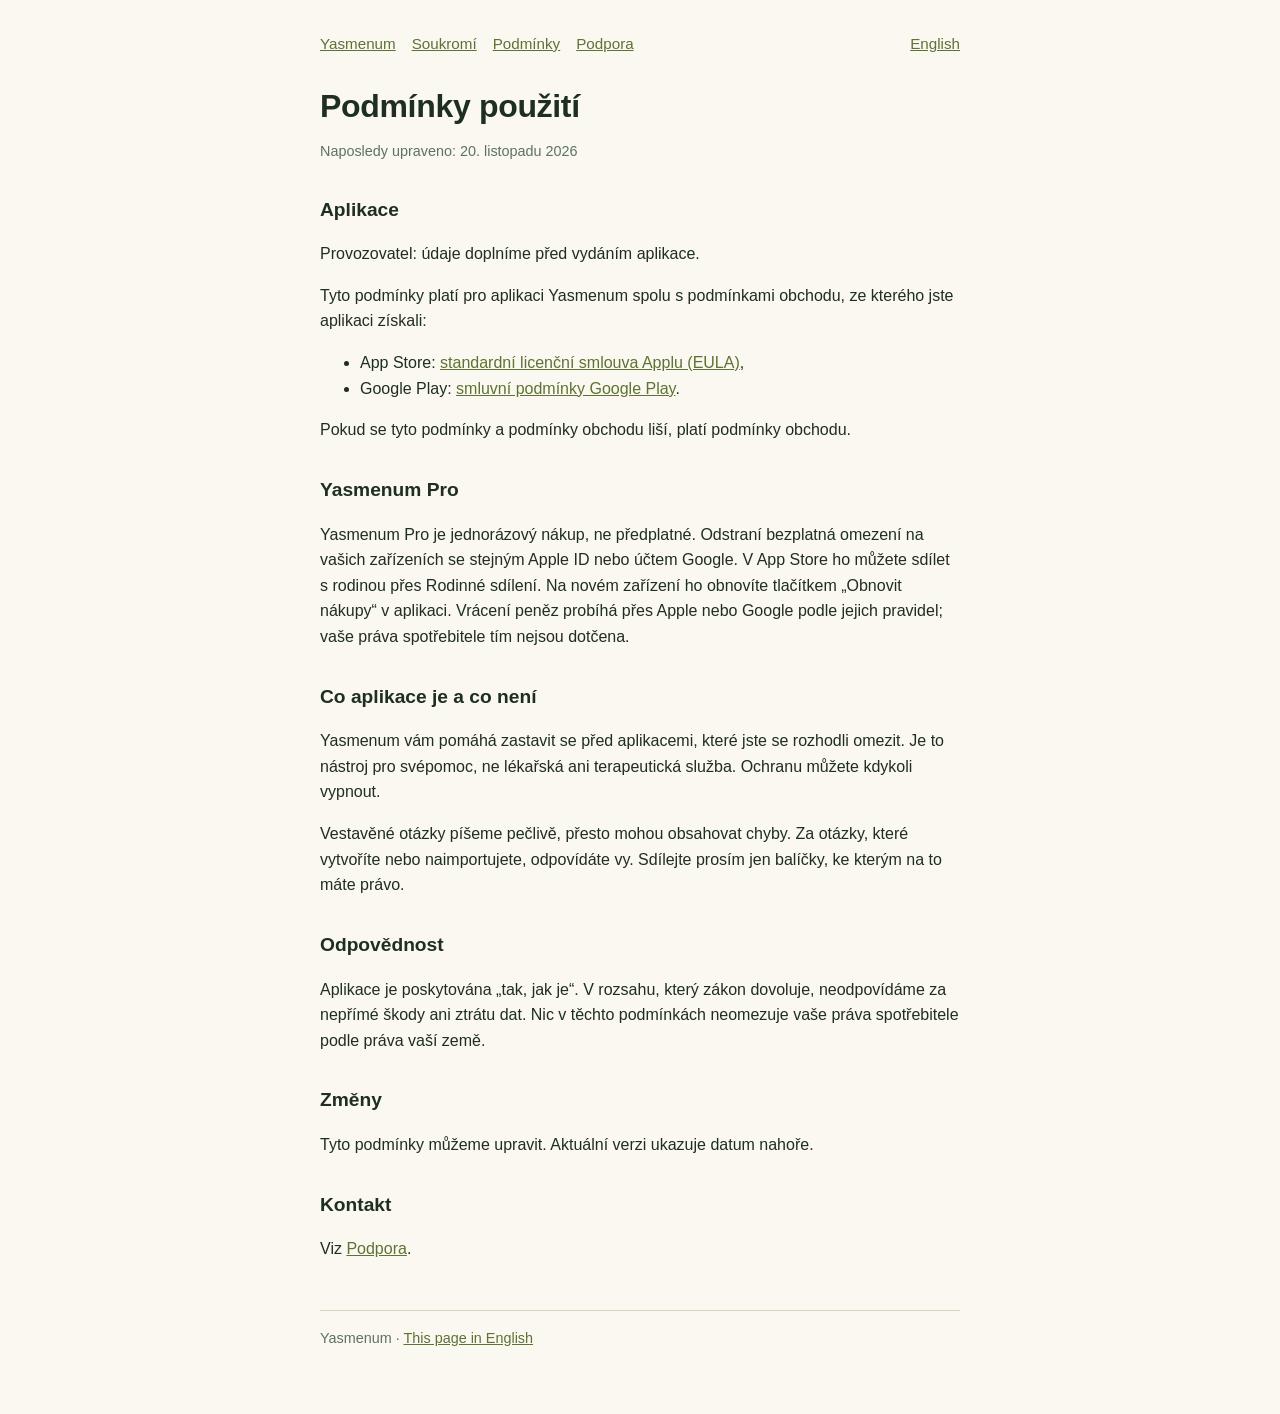
<file: cs/terms.html>
<!doctype html>
<html lang="cs">
<head>
<meta charset="utf-8">
<meta name="viewport" content="width=device-width, initial-scale=1">
<title>Yasmenum – podmínky použití</title>
<meta name="description" content="Podmínky použití aplikace Yasmenum.">
<link rel="stylesheet" href="../style.css">
<link rel="alternate" hreflang="en" href="../terms.html">
</head>
<body>
<main>
<header><nav>
  <a href="./">Yasmenum</a><a href="privacy.html">Soukromí</a><a href="terms.html">Podmínky</a><a href="support.html">Podpora</a>
  <a class="lang" href="../terms.html" hreflang="en">English</a>
</nav></header>

<h1>Podmínky použití</h1>
<p class="updated">Naposledy upraveno: 20. listopadu 2026</p>

<h2>Aplikace</h2>
<p><!-- TODO(s.r.o.): název, sídlo, IČO, zápis v rejstříku -->Provozovatel: údaje doplníme před vydáním aplikace.</p>
<p>Tyto podmínky platí pro aplikaci Yasmenum spolu s podmínkami obchodu, ze kterého jste aplikaci získali:</p>
<ul>
  <li>App Store: <a href="https://www.apple.com/legal/internet-services/itunes/dev/stdeula/">standardní licenční smlouva Applu (EULA)</a>,</li>
  <li>Google Play: <a href="https://play.google.com/about/play-terms/">smluvní podmínky Google Play</a>.</li>
</ul>
<p>Pokud se tyto podmínky a podmínky obchodu liší, platí podmínky obchodu.</p>

<h2>Yasmenum Pro</h2>
<p>Yasmenum Pro je jednorázový nákup, ne předplatné. Odstraní bezplatná omezení na vašich zařízeních se stejným Apple ID nebo účtem Google. V App Store ho můžete sdílet s rodinou přes Rodinné sdílení. Na novém zařízení ho obnovíte tlačítkem „Obnovit nákupy“ v aplikaci. Vrácení peněz probíhá přes Apple nebo Google podle jejich pravidel; vaše práva spotřebitele tím nejsou dotčena.</p>

<h2>Co aplikace je a co není</h2>
<p>Yasmenum vám pomáhá zastavit se před aplikacemi, které jste se rozhodli omezit. Je to nástroj pro svépomoc, ne lékařská ani terapeutická služba. Ochranu můžete kdykoli vypnout.</p>
<p>Vestavěné otázky píšeme pečlivě, přesto mohou obsahovat chyby. Za otázky, které vytvoříte nebo naimportujete, odpovídáte vy. Sdílejte prosím jen balíčky, ke kterým na to máte právo.</p>

<h2>Odpovědnost</h2>
<p>Aplikace je poskytována „tak, jak je“. V rozsahu, který zákon dovoluje, neodpovídáme za nepřímé škody ani ztrátu dat. Nic v těchto podmínkách neomezuje vaše práva spotřebitele podle práva vaší země.</p>

<h2>Změny</h2>
<p>Tyto podmínky můžeme upravit. Aktuální verzi ukazuje datum nahoře.</p>

<h2>Kontakt</h2>
<p>Viz <a href="support.html">Podpora</a>.</p>

<footer>Yasmenum · <a href="../terms.html" hreflang="en">This page in English</a></footer>
</main>
</body>
</html>
</file>
<file: style.css>
:root {
  --canvas: #FAF8F0; --card: #FFFFFF; --border: #D9D2BF;
  --ink: #1E2E21; --ink2: #5C7360; --accent: #5E7234;
}
@media (prefers-color-scheme: dark) {
  :root {
    --canvas: #111913; --card: #1A2A1E; --border: #29392E;
    --ink: #F4FDF5; --ink2: #9AB79E; --accent: #A9BE72;
  }
}
* { box-sizing: border-box; }
body {
  margin: 0; background: var(--canvas); color: var(--ink);
  font: 100%/1.6 -apple-system, BlinkMacSystemFont, "Segoe UI", Roboto, sans-serif;
}
main { max-width: 42rem; margin: 0 auto; padding: 2rem 1rem 4rem; }
header nav { display: flex; flex-wrap: wrap; gap: .25rem 1rem; font-size: .95rem; margin-bottom: 2rem; }
header nav .lang { margin-left: auto; }
a { color: var(--accent); }
h1 { font-size: 2rem; line-height: 1.15; letter-spacing: -0.01em; margin: 0 0 .25rem; }
h2 { font-size: 1.2rem; margin: 2rem 0 .5rem; }
.updated, footer { color: var(--ink2); font-size: .9rem; }
.summary { background: var(--card); border: 1px solid var(--border); border-radius: 14px; padding: 1rem 1.25rem; margin: 1.5rem 0; }
.summary ul { margin: .25rem 0 0; padding-left: 1.2rem; }
footer { margin-top: 3rem; border-top: 1px solid var(--border); padding-top: 1rem; }
</file>
